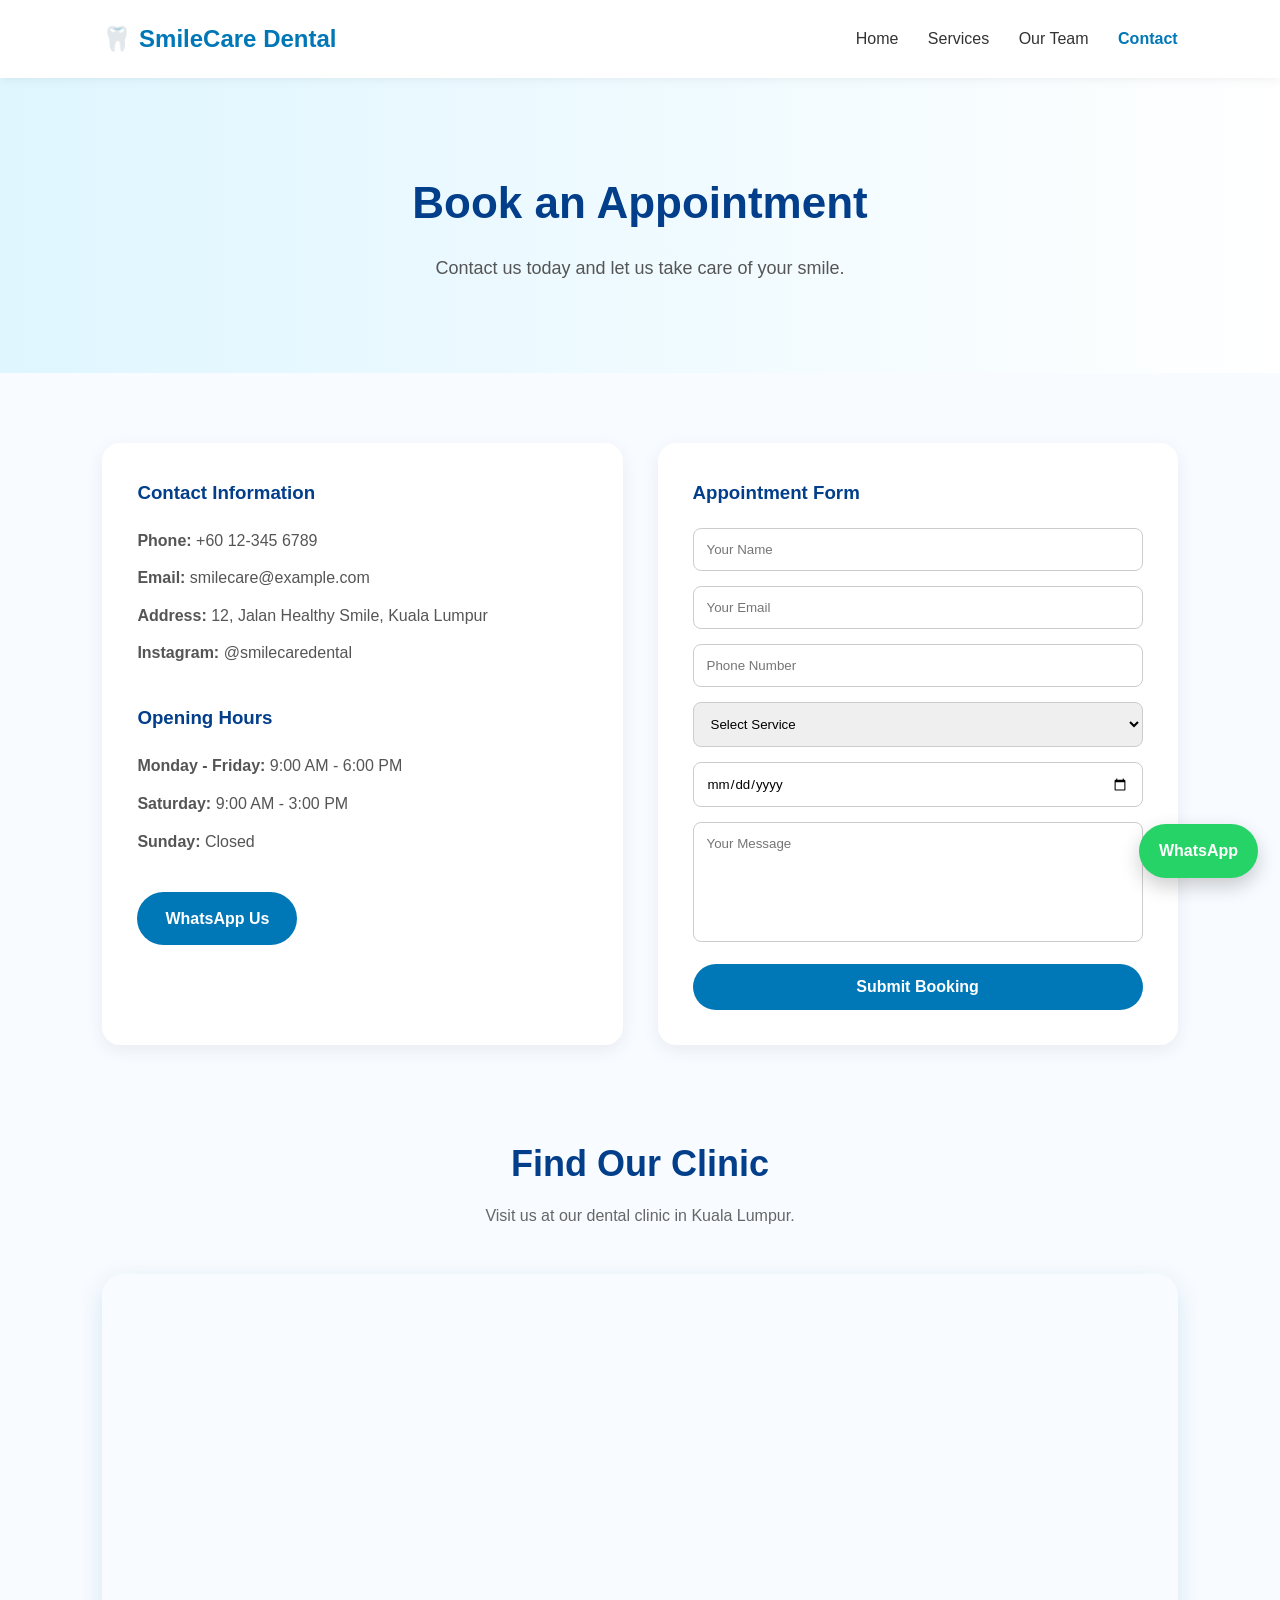
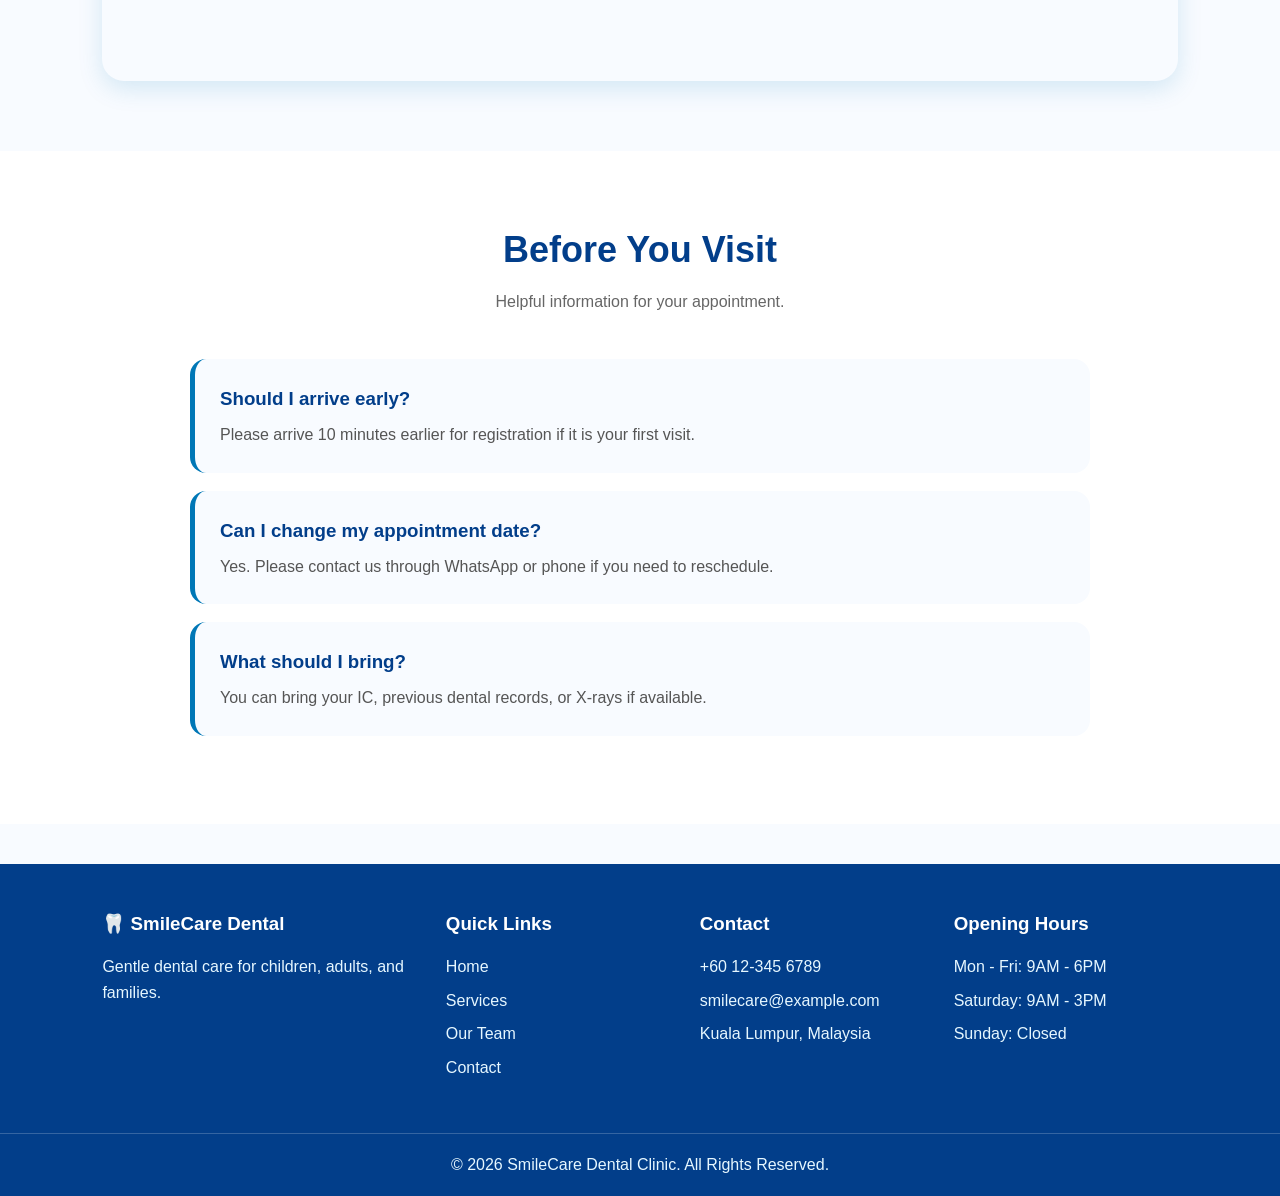
<file: contact.html>
<!DOCTYPE html>
<html lang="en">
<head>
  <meta charset="UTF-8" />
  <meta name="viewport" content="width=device-width, initial-scale=1.0" />

  <title>Contact | SmileCare Dental Clinic</title>

  <link rel="stylesheet" href="style.css" />
</head>

<body>

  <header>
    <div class="logo">🦷 SmileCare Dental</div>

    <nav>
      <a href="index.html">Home</a>
      <a href="services.html">Services</a>
      <a href="dentists.html">Our Team</a>
      <a href="contact.html" class="active">Contact</a>
    </nav>
  </header>

  <section class="page-hero">
    <h1>Book an Appointment</h1>
    <p>Contact us today and let us take care of your smile.</p>
  </section>

  <section class="section">
    <div class="contact">
      <div class="contact-info">
        <h3>Contact Information</h3>

        <p><strong>Phone:</strong> +60 12-345 6789</p>
        <p><strong>Email:</strong> smilecare@example.com</p>
        <p><strong>Address:</strong> 12, Jalan Healthy Smile, Kuala Lumpur</p>
        <p><strong>Instagram:</strong> @smilecaredental</p>

        <br />

        <h3>Opening Hours</h3>

        <p><strong>Monday - Friday:</strong> 9:00 AM - 6:00 PM</p>
        <p><strong>Saturday:</strong> 9:00 AM - 3:00 PM</p>
        <p><strong>Sunday:</strong> Closed</p>

        <br />

        <a href="https://wa.me/60123456789" class="btn" target="_blank">WhatsApp Us</a>
      </div>

      <div class="contact-form">
        <h3>Appointment Form</h3>

        <!-- 
          This form is currently a demo.
          To make it work, replace the action link with your Formspree / Google Form / backend link.
        -->
        <form action="#" method="POST">
          <input type="text" name="name" placeholder="Your Name" required />

          <input type="email" name="email" placeholder="Your Email" required />

          <input type="tel" name="phone" placeholder="Phone Number" required />

          <select name="service" required>
            <option value="">Select Service</option>
            <option>Dental Check-Up</option>
            <option>Teeth Cleaning</option>
            <option>Teeth Whitening</option>
            <option>Braces Consultation</option>
            <option>Tooth Filling</option>
            <option>Emergency Dental Care</option>
          </select>

          <input type="date" name="date" required />

          <textarea name="message" placeholder="Your Message"></textarea>

          <button type="submit" class="btn">Submit Booking</button>
        </form>
      </div>
    </div>
  </section>

  <section class="section map-section">
    <div class="section-title">
      <h2>Find Our Clinic</h2>
      <p>Visit us at our dental clinic in Kuala Lumpur.</p>
    </div>

    <div class="map-container">
      <iframe
        src="https://www.google.com/maps?q=Kuala%20Lumpur%20Malaysia&output=embed"
        width="100%"
        height="400"
        style="border:0;"
        allowfullscreen=""
        loading="lazy">
      </iframe>
    </div>
  </section>

  <section class="section faq-section">
    <div class="section-title">
      <h2>Before You Visit</h2>
      <p>Helpful information for your appointment.</p>
    </div>

    <div class="faq-list">
      <div class="faq-item">
        <h3>Should I arrive early?</h3>
        <p>Please arrive 10 minutes earlier for registration if it is your first visit.</p>
      </div>

      <div class="faq-item">
        <h3>Can I change my appointment date?</h3>
        <p>Yes. Please contact us through WhatsApp or phone if you need to reschedule.</p>
      </div>

      <div class="faq-item">
        <h3>What should I bring?</h3>
        <p>You can bring your IC, previous dental records, or X-rays if available.</p>
      </div>
    </div>
  </section>

  <a href="https://wa.me/60123456789" class="whatsapp-float" target="_blank">
    WhatsApp
  </a>

  <footer>
    <div class="footer-grid">
      <div>
        <h3>🦷 SmileCare Dental</h3>
        <p>Gentle dental care for children, adults, and families.</p>
      </div>

      <div>
        <h3>Quick Links</h3>
        <a href="index.html">Home</a>
        <a href="services.html">Services</a>
        <a href="dentists.html">Our Team</a>
        <a href="contact.html">Contact</a>
      </div>

      <div>
        <h3>Contact</h3>
        <p>+60 12-345 6789</p>
        <p>smilecare@example.com</p>
        <p>Kuala Lumpur, Malaysia</p>
      </div>

      <div>
        <h3>Opening Hours</h3>
        <p>Mon - Fri: 9AM - 6PM</p>
        <p>Saturday: 9AM - 3PM</p>
        <p>Sunday: Closed</p>
      </div>
    </div>

    <div class="footer-bottom">
      <p>&copy; 2026 SmileCare Dental Clinic. All Rights Reserved.</p>
    </div>
  </footer>

</body>
</html>
</file>
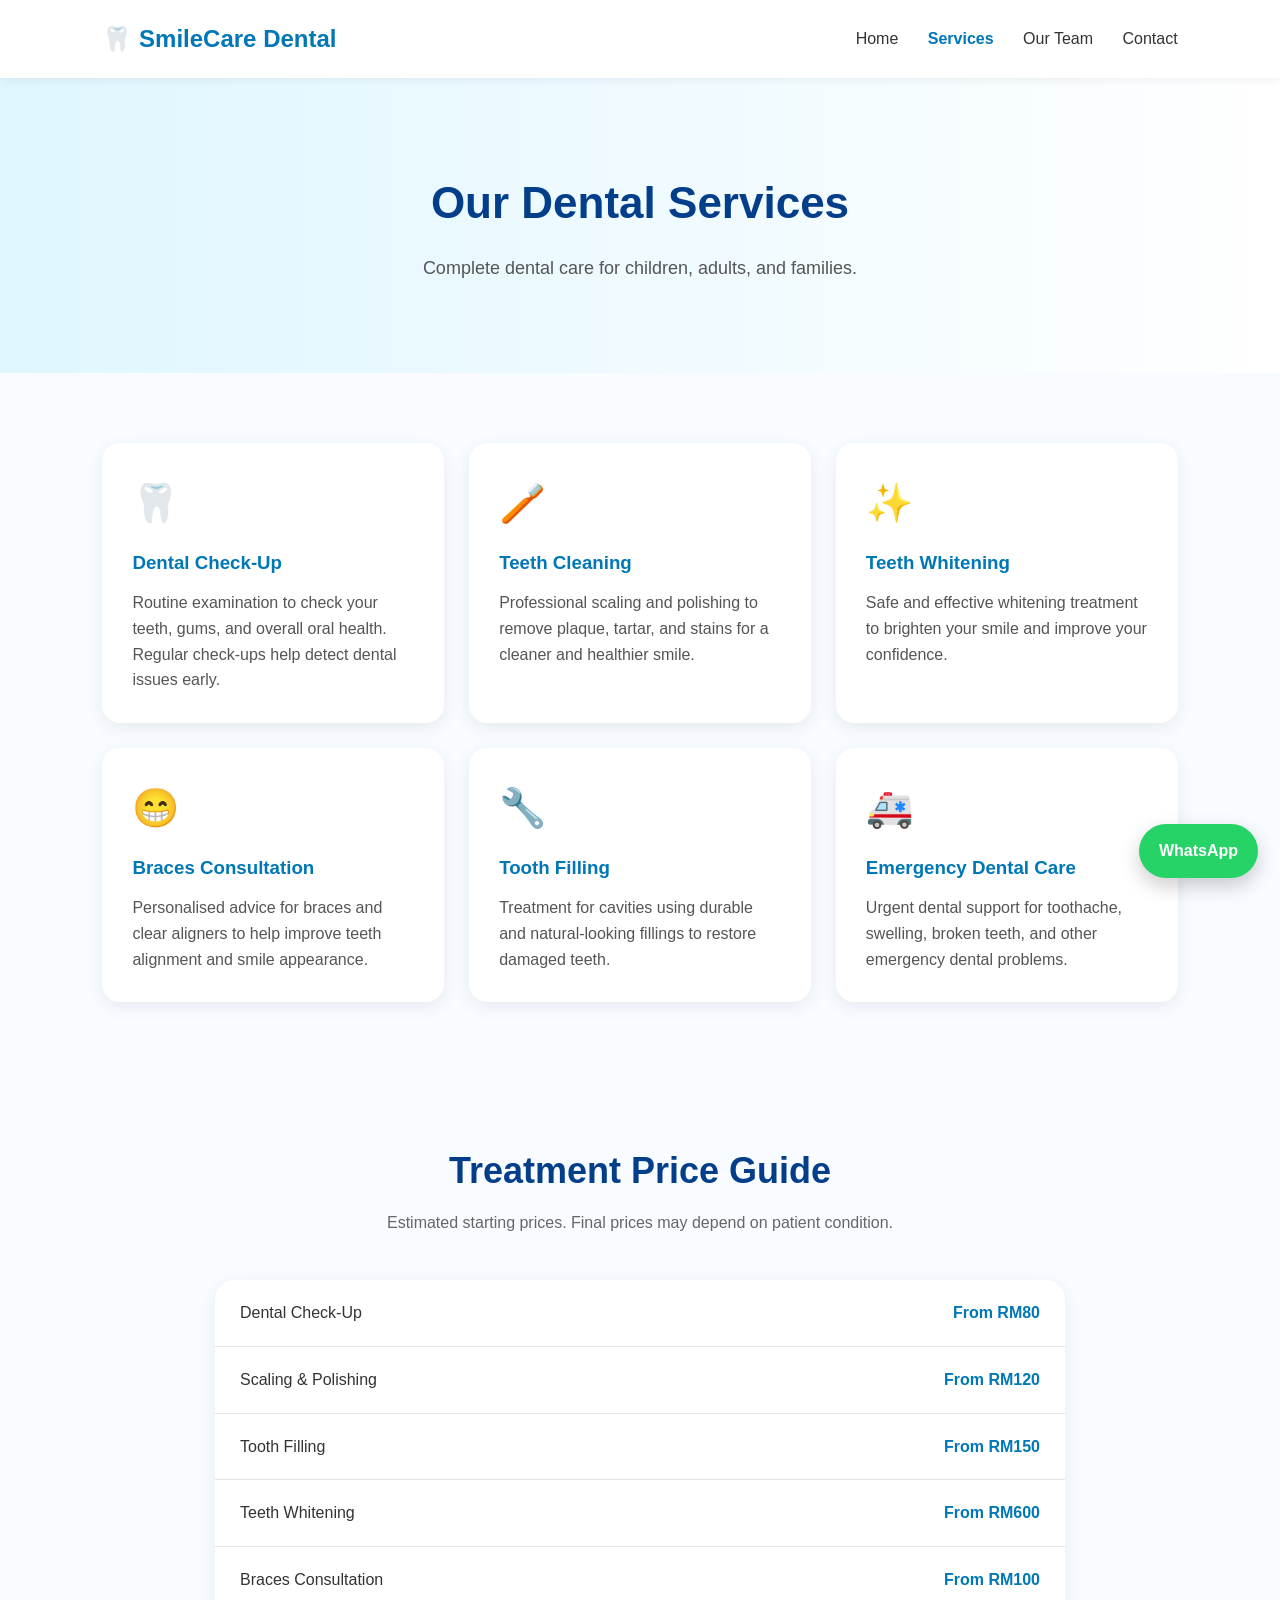
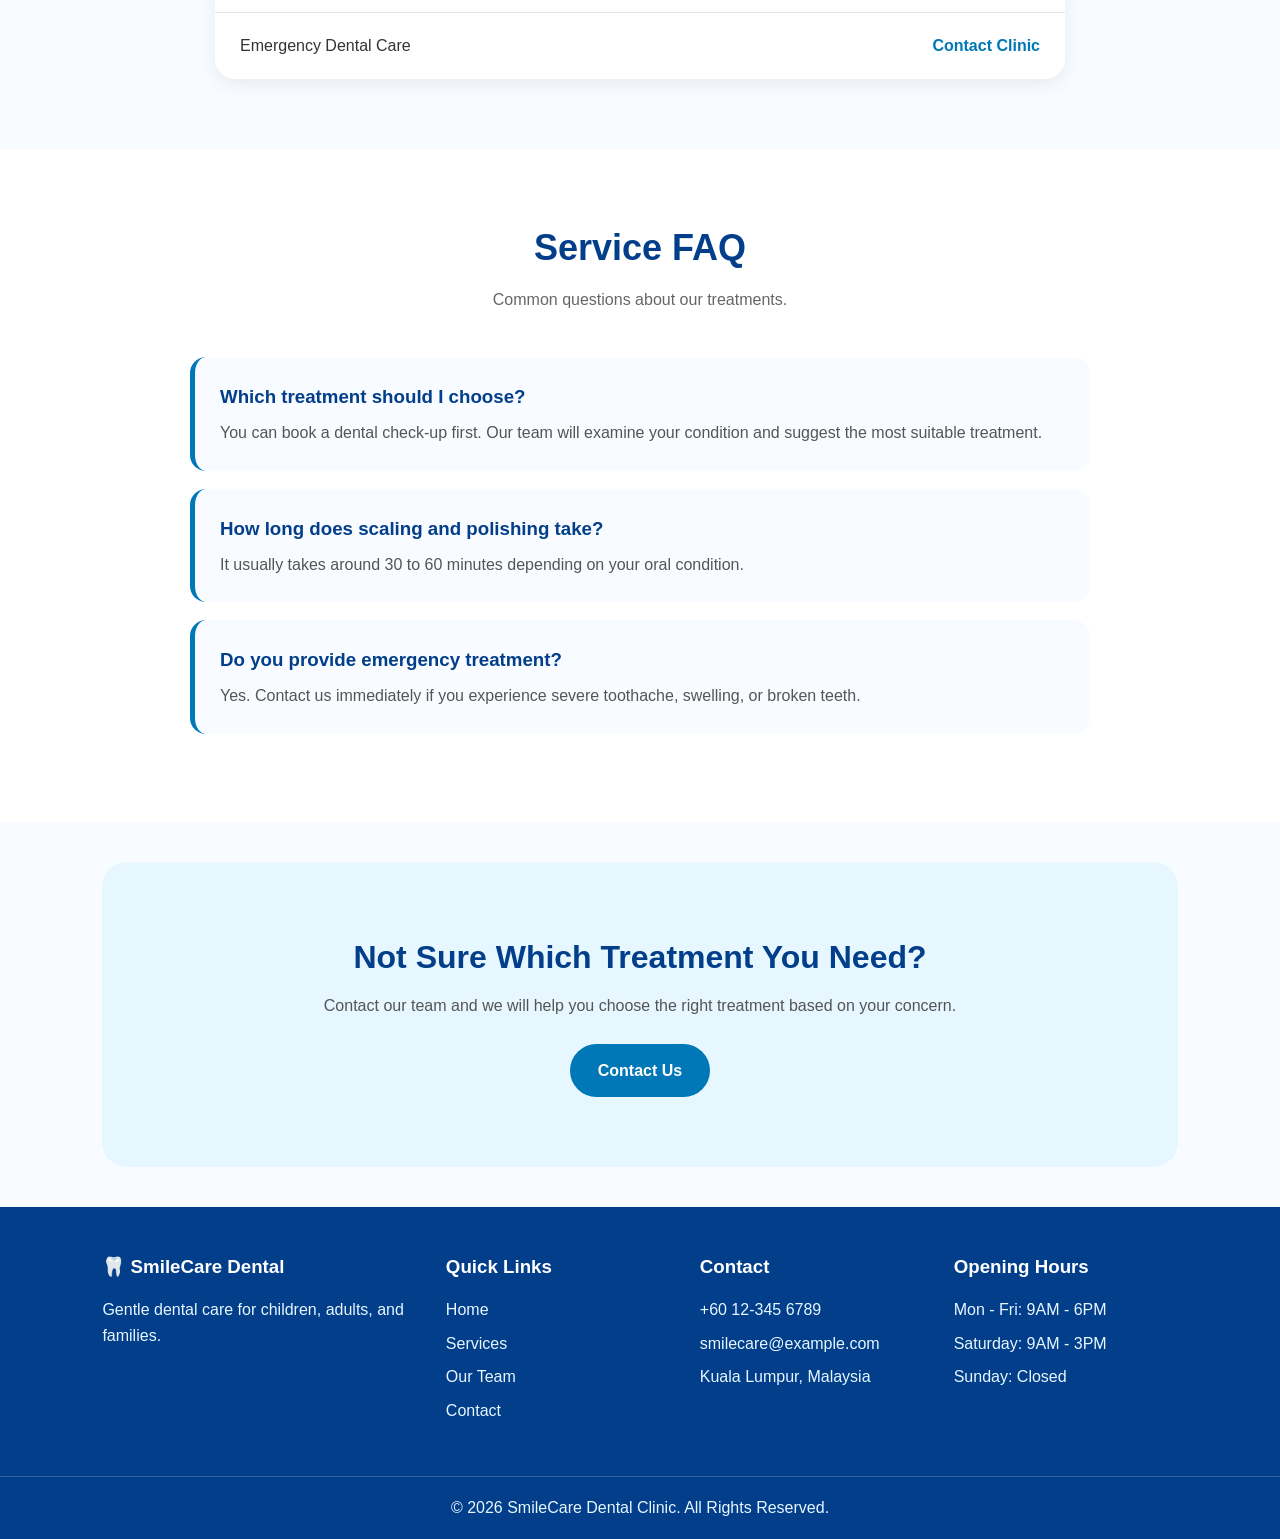
<file: services.html>
<!DOCTYPE html>
<html lang="en">
<head>
  <meta charset="UTF-8" />
  <meta name="viewport" content="width=device-width, initial-scale=1.0" />

  <title>Services | SmileCare Dental Clinic</title>

  <link rel="stylesheet" href="style.css" />
</head>

<body>

  <header>
    <div class="logo">🦷 SmileCare Dental</div>

    <nav>
      <a href="index.html">Home</a>
      <a href="services.html" class="active">Services</a>
      <a href="dentists.html">Our Team</a>
      <a href="contact.html">Contact</a>
    </nav>
  </header>

  <section class="page-hero">
    <h1>Our Dental Services</h1>
    <p>Complete dental care for children, adults, and families.</p>
  </section>

  <section class="section">
    <div class="services-grid">
      <div class="service-card">
        <div class="icon">🦷</div>
        <h3>Dental Check-Up</h3>
        <p>
          Routine examination to check your teeth, gums, and overall oral health.
          Regular check-ups help detect dental issues early.
        </p>
      </div>

      <div class="service-card">
        <div class="icon">🪥</div>
        <h3>Teeth Cleaning</h3>
        <p>
          Professional scaling and polishing to remove plaque, tartar, and stains
          for a cleaner and healthier smile.
        </p>
      </div>

      <div class="service-card">
        <div class="icon">✨</div>
        <h3>Teeth Whitening</h3>
        <p>
          Safe and effective whitening treatment to brighten your smile and improve
          your confidence.
        </p>
      </div>

      <div class="service-card">
        <div class="icon">😁</div>
        <h3>Braces Consultation</h3>
        <p>
          Personalised advice for braces and clear aligners to help improve teeth
          alignment and smile appearance.
        </p>
      </div>

      <div class="service-card">
        <div class="icon">🔧</div>
        <h3>Tooth Filling</h3>
        <p>
          Treatment for cavities using durable and natural-looking fillings to
          restore damaged teeth.
        </p>
      </div>

      <div class="service-card">
        <div class="icon">🚑</div>
        <h3>Emergency Dental Care</h3>
        <p>
          Urgent dental support for toothache, swelling, broken teeth, and other
          emergency dental problems.
        </p>
      </div>
    </div>
  </section>

  <section class="section">
    <div class="section-title">
      <h2>Treatment Price Guide</h2>
      <p>Estimated starting prices. Final prices may depend on patient condition.</p>
    </div>

    <div class="price-table">
      <div class="price-row">
        <span>Dental Check-Up</span>
        <strong>From RM80</strong>
      </div>

      <div class="price-row">
        <span>Scaling & Polishing</span>
        <strong>From RM120</strong>
      </div>

      <div class="price-row">
        <span>Tooth Filling</span>
        <strong>From RM150</strong>
      </div>

      <div class="price-row">
        <span>Teeth Whitening</span>
        <strong>From RM600</strong>
      </div>

      <div class="price-row">
        <span>Braces Consultation</span>
        <strong>From RM100</strong>
      </div>

      <div class="price-row">
        <span>Emergency Dental Care</span>
        <strong>Contact Clinic</strong>
      </div>
    </div>
  </section>

  <section class="section faq-section">
    <div class="section-title">
      <h2>Service FAQ</h2>
      <p>Common questions about our treatments.</p>
    </div>

    <div class="faq-list">
      <div class="faq-item">
        <h3>Which treatment should I choose?</h3>
        <p>
          You can book a dental check-up first. Our team will examine your condition
          and suggest the most suitable treatment.
        </p>
      </div>

      <div class="faq-item">
        <h3>How long does scaling and polishing take?</h3>
        <p>
          It usually takes around 30 to 60 minutes depending on your oral condition.
        </p>
      </div>

      <div class="faq-item">
        <h3>Do you provide emergency treatment?</h3>
        <p>
          Yes. Contact us immediately if you experience severe toothache, swelling,
          or broken teeth.
        </p>
      </div>
    </div>
  </section>

  <section class="section cta-section">
    <h2>Not Sure Which Treatment You Need?</h2>

    <p>
      Contact our team and we will help you choose the right treatment based on your concern.
    </p>

    <a href="contact.html" class="btn">Contact Us</a>
  </section>

  <a href="https://wa.me/60123456789" class="whatsapp-float" target="_blank">
    WhatsApp
  </a>

  <footer>
    <div class="footer-grid">
      <div>
        <h3>🦷 SmileCare Dental</h3>
        <p>Gentle dental care for children, adults, and families.</p>
      </div>

      <div>
        <h3>Quick Links</h3>
        <a href="index.html">Home</a>
        <a href="services.html">Services</a>
        <a href="dentists.html">Our Team</a>
        <a href="contact.html">Contact</a>
      </div>

      <div>
        <h3>Contact</h3>
        <p>+60 12-345 6789</p>
        <p>smilecare@example.com</p>
        <p>Kuala Lumpur, Malaysia</p>
      </div>

      <div>
        <h3>Opening Hours</h3>
        <p>Mon - Fri: 9AM - 6PM</p>
        <p>Saturday: 9AM - 3PM</p>
        <p>Sunday: Closed</p>
      </div>
    </div>

    <div class="footer-bottom">
      <p>&copy; 2026 SmileCare Dental Clinic. All Rights Reserved.</p>
    </div>
  </footer>

</body>
</html>
</file>
<file: style.css>
* {
  margin: 0;
  padding: 0;
  box-sizing: border-box;
  font-family: Arial, sans-serif;
}

html {
  scroll-behavior: smooth;
}

body {
  background-color: #f8fbff;
  color: #222;
  line-height: 1.6;
}

header {
  background-color: #ffffff;
  padding: 20px 8%;
  display: flex;
  justify-content: space-between;
  align-items: center;
  box-shadow: 0 2px 10px rgba(0, 0, 0, 0.06);
  position: sticky;
  top: 0;
  z-index: 1000;
}

.logo {
  font-size: 24px;
  font-weight: bold;
  color: #0077b6;
}

nav a {
  text-decoration: none;
  color: #333;
  margin-left: 25px;
  font-weight: 500;
  transition: 0.3s;
}

nav a:hover,
nav a.active {
  color: #0077b6;
  font-weight: bold;
}

.hero {
  min-height: 88vh;
  padding: 80px 8%;
  display: grid;
  grid-template-columns: 1.1fr 0.9fr;
  align-items: center;
  gap: 45px;
  background: linear-gradient(to right, #e6f7ff, #ffffff);
}

.hero-text {
  max-width: 620px;
  animation: fadeInUp 0.8s ease;
}

.small-title {
  color: #0077b6;
  font-weight: bold;
  margin-bottom: 15px;
}

.hero-text h1 {
  font-size: 54px;
  color: #023e8a;
  margin-bottom: 20px;
  line-height: 1.15;
}

.hero-text p {
  font-size: 18px;
  margin-bottom: 22px;
  color: #555;
}

.trust-points {
  margin-bottom: 25px;
}

.trust-points p {
  margin-bottom: 6px;
  font-size: 16px;
  color: #333;
}

.hero-buttons {
  display: flex;
  gap: 15px;
  flex-wrap: wrap;
}

.btn {
  display: inline-block;
  background-color: #0077b6;
  color: white;
  padding: 14px 28px;
  border-radius: 30px;
  text-decoration: none;
  font-weight: bold;
  transition: 0.3s;
  border: none;
  cursor: pointer;
}

.btn:hover {
  background-color: #023e8a;
  transform: translateY(-2px);
}

.outline-btn {
  background-color: transparent;
  color: #0077b6;
  border: 2px solid #0077b6;
}

.outline-btn:hover {
  background-color: #0077b6;
  color: white;
}

.hero-image-box {
  animation: fadeInUp 1s ease;
}

.hero-image-box img {
  width: 100%;
  height: 480px;
  object-fit: cover;
  border-radius: 28px;
  box-shadow: 0 15px 35px rgba(0, 119, 182, 0.2);
}

.section {
  padding: 70px 8%;
}

.section-title {
  text-align: center;
  margin-bottom: 45px;
}

.section-title h1,
.section-title h2 {
  font-size: 36px;
  color: #023e8a;
  margin-bottom: 10px;
}

.section-title p {
  color: #666;
}

.page-hero {
  padding: 90px 8%;
  text-align: center;
  background: linear-gradient(to right, #dff6ff, #ffffff);
}

.page-hero h1 {
  font-size: 44px;
  color: #023e8a;
  margin-bottom: 15px;
}

.page-hero p {
  color: #555;
  font-size: 18px;
}

.stats-section {
  background-color: #ffffff;
}

.stats-grid {
  display: grid;
  grid-template-columns: repeat(4, 1fr);
  gap: 20px;
}

.stat-box {
  text-align: center;
  background-color: #e6f7ff;
  padding: 30px 20px;
  border-radius: 18px;
  transition: 0.3s;
}

.stat-box:hover {
  transform: translateY(-5px);
}

.stat-box h2 {
  color: #0077b6;
  font-size: 36px;
  margin-bottom: 8px;
}

.stat-box p {
  color: #555;
}

.about-preview {
  display: grid;
  grid-template-columns: 1fr 1fr;
  gap: 35px;
  align-items: center;
}

.about-preview h2 {
  color: #023e8a;
  font-size: 32px;
  margin-bottom: 15px;
}

.about-preview p {
  color: #555;
}

.about-image-box img {
  width: 100%;
  height: 360px;
  object-fit: cover;
  border-radius: 24px;
  box-shadow: 0 10px 25px rgba(0, 119, 182, 0.15);
}

.services-grid {
  display: grid;
  grid-template-columns: repeat(3, 1fr);
  gap: 25px;
}

.service-card {
  background-color: white;
  padding: 30px;
  border-radius: 18px;
  box-shadow: 0 5px 18px rgba(0, 0, 0, 0.07);
  transition: 0.3s;
}

.service-card:hover {
  transform: translateY(-5px);
}

.service-card h3 {
  color: #0077b6;
  margin-bottom: 12px;
}

.service-card p {
  color: #555;
}

.icon {
  font-size: 38px;
  margin-bottom: 15px;
}

.emergency-banner {
  background: linear-gradient(to right, #0077b6, #023e8a);
  color: white;
  border-radius: 25px;
  margin: 40px 8%;
  padding: 45px;
  display: flex;
  justify-content: space-between;
  align-items: center;
}

.emergency-banner h2 {
  font-size: 30px;
  margin-bottom: 10px;
}

.white-btn {
  background-color: white;
  color: #023e8a;
}

.white-btn:hover {
  background-color: #caf0f8;
  color: #023e8a;
}

.price-grid {
  display: grid;
  grid-template-columns: repeat(4, 1fr);
  gap: 20px;
}

.price-card {
  background-color: white;
  padding: 28px;
  border-radius: 18px;
  text-align: center;
  box-shadow: 0 5px 18px rgba(0, 0, 0, 0.07);
}

.price-card h3 {
  color: #023e8a;
  margin-bottom: 10px;
}

.price-card p {
  color: #0077b6;
  font-size: 22px;
  font-weight: bold;
}

.price-table {
  max-width: 850px;
  margin: auto;
  background-color: white;
  border-radius: 20px;
  overflow: hidden;
  box-shadow: 0 5px 18px rgba(0, 0, 0, 0.07);
}

.price-row {
  display: flex;
  justify-content: space-between;
  padding: 20px 25px;
  border-bottom: 1px solid #e5e5e5;
}

.price-row:last-child {
  border-bottom: none;
}

.price-row span {
  color: #333;
}

.price-row strong {
  color: #0077b6;
}

.testimonial-grid {
  display: grid;
  grid-template-columns: repeat(3, 1fr);
  gap: 25px;
}

.testimonial-card {
  background-color: white;
  padding: 30px;
  border-radius: 18px;
  box-shadow: 0 5px 18px rgba(0, 0, 0, 0.07);
}

.testimonial-card p {
  color: #555;
  margin-bottom: 18px;
  font-style: italic;
}

.testimonial-card h4 {
  color: #0077b6;
}

.faq-section {
  background-color: #ffffff;
}

.faq-list {
  max-width: 900px;
  margin: auto;
}

.faq-item {
  background-color: #f8fbff;
  padding: 25px;
  border-radius: 16px;
  margin-bottom: 18px;
  border-left: 5px solid #0077b6;
}

.faq-item h3 {
  color: #023e8a;
  margin-bottom: 8px;
}

.faq-item p {
  color: #555;
}

.team-grid {
  display: grid;
  grid-template-columns: repeat(4, 1fr);
  gap: 25px;
}

.team-card {
  background-color: white;
  border-radius: 18px;
  overflow: hidden;
  box-shadow: 0 5px 18px rgba(0, 0, 0, 0.07);
  transition: 0.3s;
}

.team-card:hover {
  transform: translateY(-6px);
}

.team-card img {
  width: 100%;
  height: 260px;
  object-fit: cover;
}

.team-info {
  padding: 22px;
}

.team-info h3 {
  color: #023e8a;
  margin-bottom: 5px;
}

.role {
  color: #0077b6;
  font-weight: bold;
  margin-bottom: 12px;
}

.team-info p {
  color: #555;
}

.team-message {
  background-color: #e6f7ff;
  margin: 30px 8%;
  border-radius: 25px;
  text-align: center;
}

.team-message h2 {
  color: #023e8a;
  font-size: 32px;
  margin-bottom: 15px;
}

.team-message p {
  color: #555;
  max-width: 800px;
  margin: auto;
}

.cta-section {
  text-align: center;
  background-color: #e6f7ff;
  margin: 40px 8%;
  border-radius: 25px;
}

.cta-section h2 {
  color: #023e8a;
  font-size: 32px;
  margin-bottom: 10px;
}

.cta-section p {
  color: #555;
  margin-bottom: 25px;
}

.contact {
  display: grid;
  grid-template-columns: 1fr 1fr;
  gap: 35px;
}

.contact-info,
.contact-form {
  background-color: white;
  padding: 35px;
  border-radius: 18px;
  box-shadow: 0 5px 18px rgba(0, 0, 0, 0.07);
}

.contact-info h3,
.contact-form h3 {
  color: #023e8a;
  margin-bottom: 20px;
}

.contact-info p {
  margin-bottom: 12px;
  color: #555;
}

form input,
form textarea,
form select {
  width: 100%;
  padding: 13px;
  margin-bottom: 15px;
  border: 1px solid #ccc;
  border-radius: 8px;
  outline: none;
}

form input:focus,
form textarea:focus,
form select:focus {
  border-color: #0077b6;
}

form textarea {
  height: 120px;
  resize: none;
}

form button {
  width: 100%;
  font-size: 16px;
}

.map-section {
  padding-top: 20px;
}

.map-container {
  border-radius: 22px;
  overflow: hidden;
  box-shadow: 0 8px 25px rgba(0, 119, 182, 0.15);
}

.whatsapp-float {
  position: fixed;
  right: 22px;
  bottom: 22px;
  background-color: #25d366;
  color: white;
  padding: 14px 20px;
  border-radius: 40px;
  text-decoration: none;
  font-weight: bold;
  box-shadow: 0 8px 20px rgba(0, 0, 0, 0.2);
  z-index: 2000;
  transition: 0.3s;
}

.whatsapp-float:hover {
  transform: translateY(-4px);
  background-color: #1ebe5d;
}

footer {
  background-color: #023e8a;
  color: white;
  margin-top: 40px;
}

.footer-grid {
  padding: 45px 8%;
  display: grid;
  grid-template-columns: 1.4fr 1fr 1fr 1fr;
  gap: 30px;
}

.footer-grid h3 {
  margin-bottom: 15px;
}

.footer-grid p {
  color: #e6f7ff;
  margin-bottom: 8px;
}

.footer-grid a {
  display: block;
  color: #e6f7ff;
  text-decoration: none;
  margin-bottom: 8px;
}

.footer-grid a:hover {
  text-decoration: underline;
}

.footer-bottom {
  text-align: center;
  padding: 18px;
  border-top: 1px solid rgba(255, 255, 255, 0.2);
}

.footer-bottom p {
  color: #e6f7ff;
}

@keyframes fadeInUp {
  from {
    opacity: 0;
    transform: translateY(25px);
  }

  to {
    opacity: 1;
    transform: translateY(0);
  }
}

@media (max-width: 1000px) {
  .hero,
  .about-preview,
  .contact {
    grid-template-columns: 1fr;
  }

  .hero {
    text-align: center;
  }

  .hero-buttons {
    justify-content: center;
  }

  .trust-points {
    text-align: left;
    display: inline-block;
  }

  .services-grid,
  .stats-grid,
  .testimonial-grid,
  .team-grid,
  .price-grid,
  .footer-grid {
    grid-template-columns: 1fr 1fr;
  }

  .emergency-banner {
    flex-direction: column;
    text-align: center;
    gap: 25px;
  }
}

@media (max-width: 650px) {
  header {
    flex-direction: column;
    gap: 15px;
  }

  nav {
    text-align: center;
  }

  nav a {
    margin: 0 8px;
    font-size: 14px;
  }

  .hero-text h1 {
    font-size: 36px;
  }

  .page-hero h1 {
    font-size: 34px;
  }

  .section-title h1,
  .section-title h2 {
    font-size: 30px;
  }

  .services-grid,
  .stats-grid,
  .testimonial-grid,
  .team-grid,
  .price-grid,
  .footer-grid {
    grid-template-columns: 1fr;
  }

  .hero-image-box img,
  .about-image-box img {
    height: 300px;
  }

  .team-card img {
    height: 300px;
  }

  .price-row {
    flex-direction: column;
    gap: 8px;
  }

  .whatsapp-float {
    right: 15px;
    bottom: 15px;
    padding: 12px 16px;
    font-size: 14px;
  }
}
</file>
